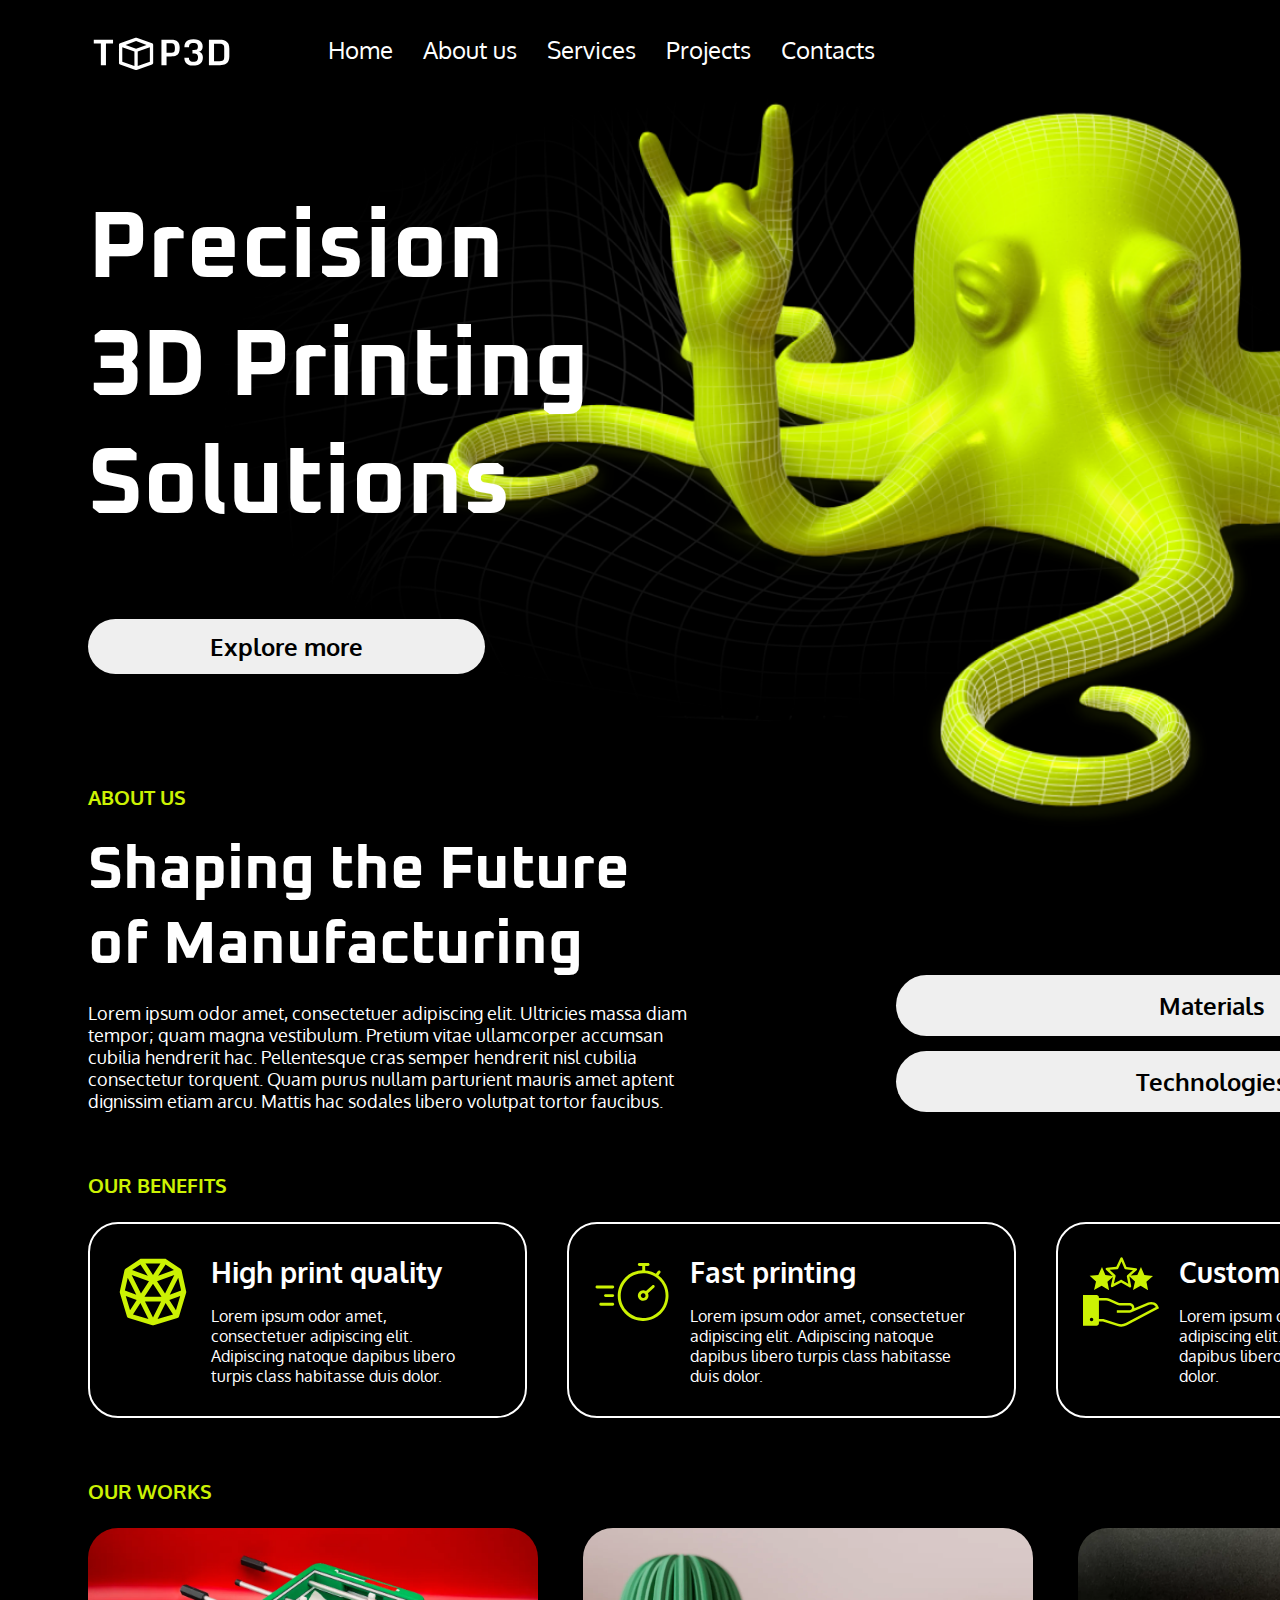
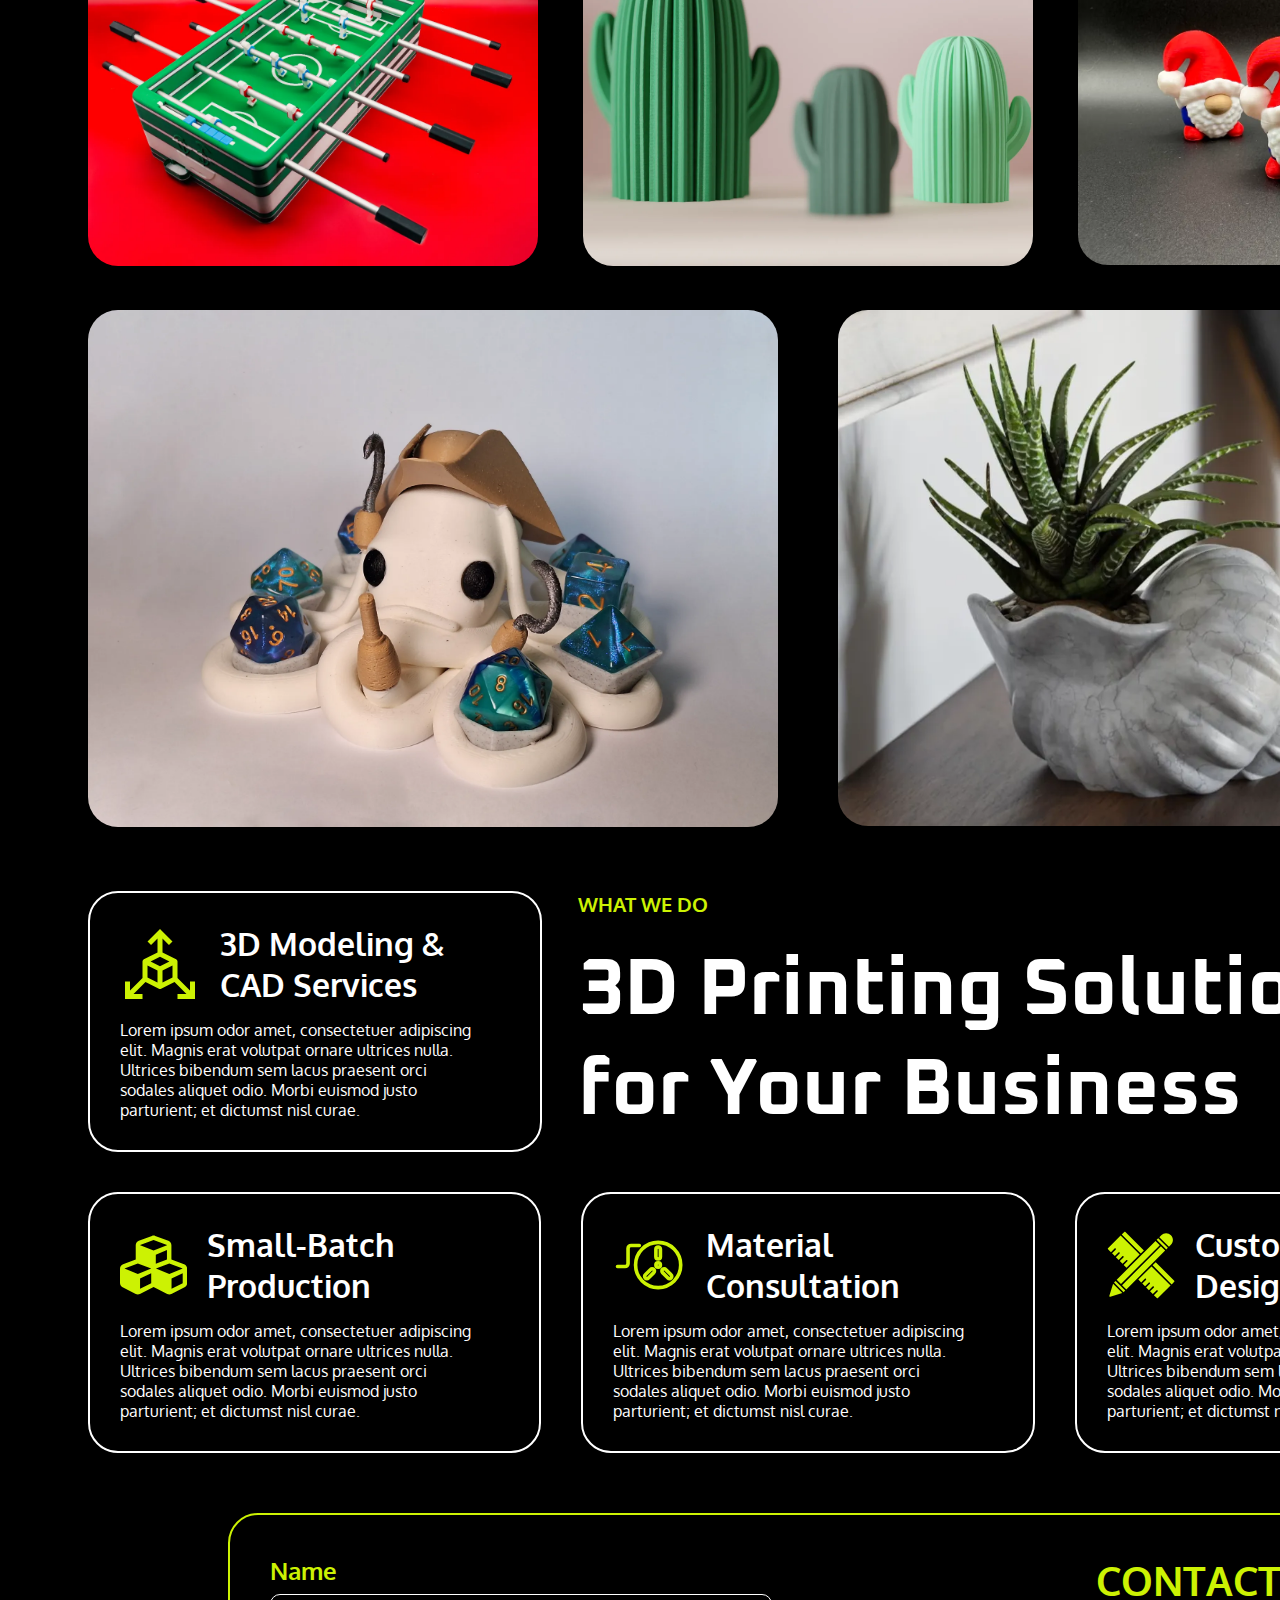
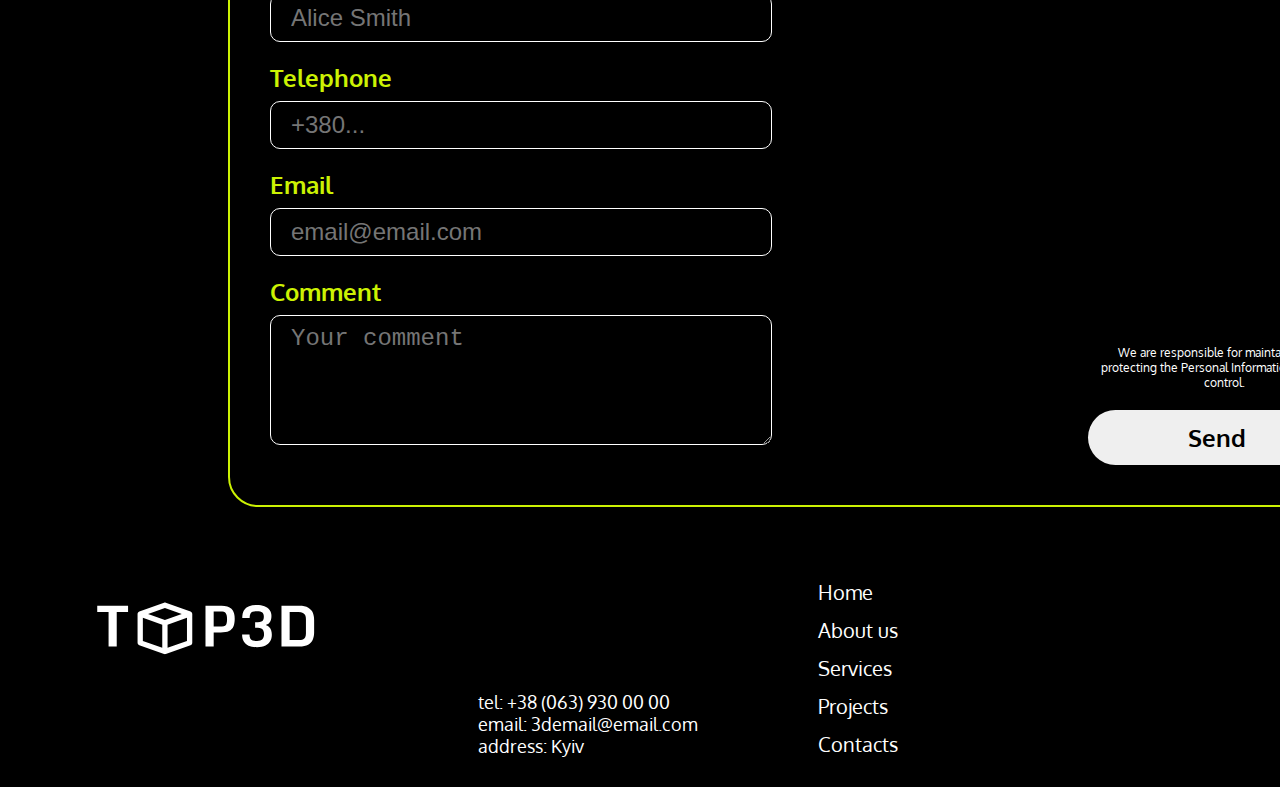
<file: index.html>
<!DOCTYPE html>
<html lang="en">
<head>
    <meta charset="UTF-8">
    <meta name="viewport" content="width=device-width, initial-scale=1.0">
    <title>Top3D</title>
    <link rel="preconnect" href="https://fonts.googleapis.com">
    <link rel="preconnect" href="https://fonts.gstatic.com" crossorigin>
    <link href="https://fonts.googleapis.com/css2?family=Oxanium:wght@200..800&family=Oxygen:wght@300;400;700&display=swap" rel="stylesheet">
    <link rel="stylesheet" href="./css/styles.css" />
</head>
<body class="page">
    <header class="header">
        <div class="container header__container">
            <div class="header__menu">
                <a class="link" chref="./index.html">
                    <svg id="logo" class="navigation__logo" width="150" height="50">
                        <use href="./img/svg/symbol-defs.svg#icon-logo"></use>
                    </svg>
                </a>
                <nav class="navigation">
                    <ul class="list navigation__list">
                        <li class="navigation__item"><a class="link navigation__link" href="./index.html">Home</a></li>
                        <li class="navigation__item"><a class="link navigation__link" href="./logic.html">About us</a></li>
                        <li class="navigation__item"><a class="link navigation__link" href="#services">Services</a></li>
                        <li class="navigation__item"><a class="link navigation__link" href="#works">Projects</a></li>
                        <li class="navigation__item"><a class="link navigation__link" href="#contact_us">Contacts</a></li>
                    </ul>
                </nav>
            </div>
            <div class="socials">
                <uL class="list socials__list">
                    <li class="socials__item">
                        <a class="link socials__link" href="">
                            <svg width="20" height="20" >
                                <use href="./img/svg/symbol-defs.svg#icon-instagram"></use>
                            </svg>
                        </a>
                    </li>
                    <li class="socials__item">
                        <a class="link socials__link" href="">
                            <svg width="20" height="20">
                                <use href="./img/svg/symbol-defs.svg#icon-telegram"></use>
                            </svg>
                        </a>
                    </li>
                    <li class="socials__item">
                        <a class="link socials__link" href="">
                            <svg width="20" height="20">
                                <use href="./img/svg/symbol-defs.svg#icon-facebook"></use>
                            </svg>
                        </a>
                    </li>
                </uL>
            </div>
        </div>
    </header>
    <main>
        <section class="hero">
            <div class="container hero__container">
                <h1 class="hero__title">Precision <br> 3D Printing <br> Solutions</h1>
                <button class="btn hero__btn" type="button">Explore more</button>
            </div>
            <img class="hero__img" src="./img/images/octopus.png" alt="Octopus" width="1150">
        </section>
        <section class="section about" id="about_us">
            <div class="container about__container">
                <div class="about__description">
                    <div class="about__main">
                        <h2 class="section-title">About us</h2>
                        <h3 class="about__title">Shaping the Future <br> of Manufacturing</h3>
                        <p class="about__text">Lorem ipsum odor amet, consectetuer adipiscing elit. Ultricies massa diam tempor; quam magna vestibulum. Pretium vitae
                        ullamcorper accumsan cubilia hendrerit hac. Pellentesque cras semper hendrerit nisl cubilia consectetur torquent. Quam
                        purus nullam parturient mauris amet aptent dignissim etiam arcu. Mattis hac sodales libero volutpat tortor faucibus.</p>
                    </div>
                    <div class="about__buttons">
                        <button class="btn about__btn" type="button">Materials</button>
                        <button class="btn about__btn" type="button">Technologies</button>
                    </div>
                </div>
                <div class="benefits">
                    <h2 class="section-title">Our benefits</h2>
                    <ul class="list benefits__list">
                        <li class="benefits__item">
                            <div class="benefits__icon">
                                <svg width="76" height="76">
                                    <use href="./img/svg/symbol-defs.svg#icon-about_us_1" fill="#CCF203"></use>
                                </svg>
                            </div>
                            <div class="benefits__description">
                                <h4 class="benefits__title">High print quality</h4>
                                <p class="benefits__text">Lorem ipsum odor amet, consectetuer adipiscing elit. Adipiscing natoque dapibus libero turpis class habitasse duis
                                dolor.</p>
                            </div>
                        </li>
                        <li class="benefits__item">
                            <div class="benefits__icon">
                                <svg class="benefits__icon" width="76" height="76">
                                    <use href="./img/svg/symbol-defs.svg#icon-about_us_2" fill="#CCF203"></use>
                                </svg>
                            </div>
                            <div class="benefits__description">
                                <h4 class="benefits__title">Fast printing</h4>
                                <p class="benefits__text">Lorem ipsum odor amet, consectetuer adipiscing elit. Adipiscing natoque dapibus libero turpis class habitasse duis
                                dolor.</p>
                            </div>
                        </li>
                        <li class="benefits__item">
                            <div class="benefits__icon">
                                <svg class="benefits__icon" width="76" height="76">
                                    <use href="./img/svg/symbol-defs.svg#icon-about_us_3" fill="#CCF203"></use>
                                </svg>
                            </div>
                            <div class="benefits__description">
                                <h4 class="benefits__title">Customer service</h4>
                                <p class="benefits__text">Lorem ipsum odor amet, consectetuer adipiscing elit. Adipiscing natoque dapibus libero turpis class habitasse duis
                                dolor.</p>
                            </div>
                        </li>
                    </ul>
                </div>
            </div>
        </section>
        <section class="section" id="works">
            <div class="container">
                <h2 class="section-title">Our works</h2>
                <ul class="list works__list">
                    <li class="works__item"><img class="works__img" src="./img/images/2024-10-29_0c64e9528820f.webp" alt="3D Table Football" width="450"></li>
                    <li class="works__item"><img class="works__img" src="./img/images/2024-11-07_ce8e38e158c6.webp" alt="3D Cactus" width="450"></li>
                    <li class="works__item"><img class="works__img" src="./img/images/2024-11-08_84ce058e50895.webp" alt="3D Santa Claus" width="450"></li>
                    <li class="works__item"><img class="works__img" src="./img/images/2024-11-07_cf0e8cd7d54828.webp" alt="3D Octopus" width="690"></li>
                    <li class="works__item"><img class="works__img" src="./img/images/2024-11-09_6f2162583973.webp" alt="3D Plant Pot" width="690"></li>
                </ul>
            </div>
        </section>
        <section class="section" id="services">
            <div class="container activity__container">
                <div class="activity__headline">
                    <h2 class="section-title">What we do</h2>
                    <h3 class="activity__title">3D Printing Solutions <br> for Your Business</h3>
                </div>
                <div class="activity__activities">
                    <ul class="list activity__list">
                        <li class="activity__item">
                            <div class="activity__service">
                                <svg class="activity__icon" width="80" height="80">
                                    <use href="./img/svg/symbol-defs.svg#icon-what_do_1" fill="#CCF203"></use>
                                </svg>
                                <h4 class="activity__name">3D Modeling & <br> CAD Services</h4>
                            </div>
                            <p class="activity__desc">Lorem ipsum odor amet, consectetuer adipiscing elit. Magnis erat volutpat ornare ultrices nulla. Ultrices bibendum sem lacus praesent orci sodales aliquet odio. Morbi euismod justo parturient; et dictumst nisl curae.</p>
                        </li>
                        <li class="activity__item">
                            <div class="activity__service">
                                <svg class="activity__icon" width="80" height="80">
                                    <use href="./img/svg/symbol-defs.svg#icon-what_do_2" fill="#CCF203"></use>
                                </svg>
                                <h4 class="activity__name">Small-Batch Production</h4>
                            </div>
                            <p class="activity__desc">Lorem ipsum odor amet, consectetuer adipiscing elit. Magnis erat volutpat ornare ultrices nulla. Ultrices bibendum sem lacus praesent orci sodales aliquet odio. Morbi euismod justo parturient; et dictumst nisl curae.</p>
                        </li>
                        <li class="activity__item">
                            <div class="activity__service">
                                <svg class="activity__icon" width="80" height="80">
                                    <use href="./img/svg/symbol-defs.svg#icon-what_do_3" fill="#CCF203"></use>
                                </svg>
                                <h4 class="activity__name">Material Consultation</h4>
                            </div>
                            <p class="activity__desc">Lorem ipsum odor amet, consectetuer adipiscing elit. Magnis erat volutpat ornare ultrices nulla. Ultrices bibendum sem lacus praesent orci sodales aliquet odio. Morbi euismod justo parturient; et dictumst nisl curae.</p>
                        </li>
                        <li class="activity__item">
                            <div class="activity__service">
                                <svg class="activity__icon" width="80" height="80">
                                    <use href="./img/svg/symbol-defs.svg#icon-what_do_4" fill="#CCF203"></use>
                                </svg>
                                <h4 class="activity__name">Custom Product Design</h4>
                            </div>
                            <p class="activity__desc">Lorem ipsum odor amet, consectetuer adipiscing elit. Magnis erat volutpat ornare ultrices nulla. Ultrices bibendum sem lacus praesent orci sodales aliquet odio. Morbi euismod justo parturient; et dictumst nisl curae.</p>
                        </li>
                    </ul>
                </div>
            </div>
        </section>
        <section class="section" id="contact_us">
            <div class="container contacts__container">
                <div class="contacts__info">
                    <div class="contacts__headline">
                        <h3 class="contacts__title">Contact us</h3>
                        <p class="contacts__desc">We are responsible for maintaining and protecting the Personal Information under our control.</p>
                    </div>
                    <form class="contacts__form" action="">
                        <ul class="list contacts__list">
                            <li class="contacts__item">
                                <label class="contacts__label" for="user-name">Name</label>
                                <input class="contacts_input" type="text" id="user-name" name="user-name" placeholder="Alice Smith">
                            </li>
                            <li class="contacts__item">
                                <label class="contacts__label" for="user-phone">Telephone</label>
                                <input class="contacts_input" type="tel" id="user-phone" name="user-phone" placeholder="+380...">
                            </li>
                            <li class="contacts__item">
                                <label class="contacts__label" for="user-email">Email</label>
                                <input class="contacts_input" type="email" id="user-email" name="user-email" placeholder="email@email.com">
                            </li>
                            <li class="contacts__item">
                                <label class="contacts__label" for="user-comment">Comment</label>
                                <textarea class="contacts_input" id="user-comment" name="user-comment" placeholder="Your comment" id="textarea"></textarea>
                            </li>
                        </ul>
                        <button class="btn contacts__button" type="submit">Send</button>
                    </form>
                </div>
            </div>
        </section>
    </main>
    <footer class="container">
        <div class="footer__container">
            <div class="footer__main">
                <a class="link footer__main-link" chref="./index.html">
                    <svg class="footer__logo" width="240" height="80">
                        <use href="./img/svg/symbol-defs.svg#icon-logo"></use>
                    </svg>
                </a>
                <div class="footer__contacts">
                    <ul class="list footer__list">
                        <li>tel: +38 (063) 930 00 00</li>
                        <li>email: 3demail@email.com</li>
                        <li>address: Kyiv</li>
                    </ul>
                    <nav>
                        <ul class="list footer__navigation">
                            <li class="footer__nav-item"><a class="link footer__link" href="/index.html">Home</a></li>
                            <li class="footer__nav-item"><a class="link footer__link" href="./logic.html">About us</a></li>
                            <li class="footer__nav-item"><a class="link footer__link" href="#services">Services</a></li>
                            <li class="footer__nav-item"><a class="link footer__link" href="#works">Projects</a></li>
                            <li class="footer__nav-item"><a class="link footer__link" href="#contact_us">Contacts</a></li>
                        </ul>
                    </nav>
                </div>
            </div>
            <div class="footer__socials">
                <uL class="list footer__socials">
                    <li class="footer__socials-item">
                        <a class="link footer__socials-link" href="">
                            <svg width="38" height="38">
                                <use href="./img/svg/symbol-defs.svg#icon-instagram"></use>
                            </svg>
                        </a>
                    </li>
                    <li class="footer__socials-item">
                        <a class="link footer__socials-link" href="">
                            <svg width="38" height="38">
                                <use href="./img/svg/symbol-defs.svg#icon-telegram"></use>
                            </svg>
                        </a>
                    </li>
                    <li class="footer__socials-item">
                        <a class="link footer__socials-link" href="">
                            <svg width="38" height="38">
                                <use href="./img/svg/symbol-defs.svg#icon-facebook"></use>
                            </svg>
                        </a>
                    </li>
                </uL>
            </div>
        </div>
    </footer>
</body>
</html>
</file>
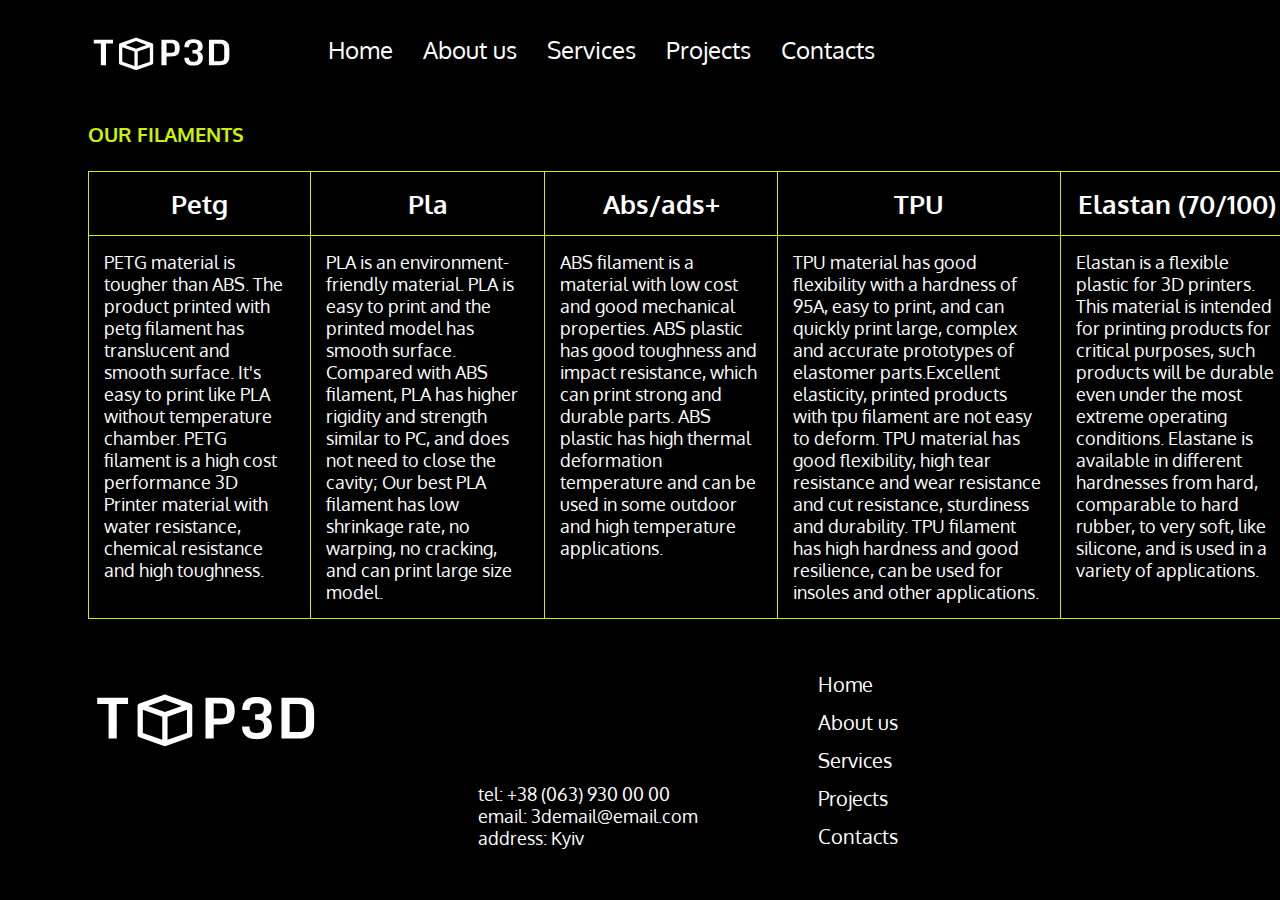
<file: logic.html>
<!DOCTYPE html>
<html lang="en">

<head>
    <meta charset="UTF-8">
    <meta name="viewport" content="width=device-width, initial-scale=1.0">
    <title>Top3D</title>
    <link rel="preconnect" href="https://fonts.googleapis.com">
    <link rel="preconnect" href="https://fonts.gstatic.com" crossorigin>
    <link
        href="https://fonts.googleapis.com/css2?family=Oxanium:wght@200..800&family=Oxygen:wght@300;400;700&display=swap"
        rel="stylesheet">
    <link rel="stylesheet" href="./css/styles.css" />
</head>

<body class="page">
    <header class="header">
        <div class="container header__container">
            <div class="header__menu">
                <a class="link" chref="./index.html">
                    <svg id="logo" class="navigation__logo" width="150" height="50">
                        <use href="./img/svg/symbol-defs.svg#icon-logo"></use>
                    </svg>
                </a>
                <nav class="navigation">
                    <ul class="list navigation__list">
                        <li class="navigation__item"><a class="link navigation__link" href="./index.html">Home</a></li>
                        <li class="navigation__item"><a class="link navigation__link" href="./logic.html">About us</a>
                        </li>
                        <li class="navigation__item"><a class="link navigation__link" href="#services">Services</a></li>
                        <li class="navigation__item"><a class="link navigation__link" href="#works">Projects</a></li>
                        <li class="navigation__item"><a class="link navigation__link" href="#contact_us">Contacts</a>
                        </li>
                    </ul>
                </nav>
            </div>
            <div class="socials">
                <uL class="list socials__list">
                    <li class="socials__item">
                        <a class="link socials__link" href="">
                            <svg width="20" height="20">
                                <use href="./img/svg/symbol-defs.svg#icon-instagram"></use>
                            </svg>
                        </a>
                    </li>
                    <li class="socials__item">
                        <a class="link socials__link" href="">
                            <svg width="20" height="20">
                                <use href="./img/svg/symbol-defs.svg#icon-telegram"></use>
                            </svg>
                        </a>
                    </li>
                    <li class="socials__item">
                        <a class="link socials__link" href="">
                            <svg width="20" height="20">
                                <use href="./img/svg/symbol-defs.svg#icon-facebook"></use>
                            </svg>
                        </a>
                    </li>
                </uL>
            </div>
        </div>
    </header>
    <main>
        <section>
            <div class="container filaments__section">
                <h1 class="section-title">Our filaments</h1>
                <table class="section__table">
                    <tr>
                        <th>Petg</th>
                        <th>Pla</th>
                        <th>Abs/ads+</th>
                        <th>TPU</th>
                        <th>Elastan (70/100)</th>
                        <th>Nylon</th>
                    </tr>
                    <tr>
                        <td>PETG material is tougher than ABS. The product printed with petg filament has translucent and smooth surface. It's easy to print like PLA without temperature chamber. PETG filament is a high cost performance 3D Printer material with water resistance, chemical resistance and high toughness.</td>
                        <td>PLA is an environment-friendly material. PLA is easy to print and the printed model has smooth surface. Compared with ABS filament, PLA has higher rigidity and strength similar to PC, and does not need to close the cavity; Our best PLA filament has low shrinkage rate, no warping, no cracking, and can print large size model.</td>
                        <td>ABS filament is a material with low cost and good mechanical properties. ABS plastic has good toughness and impact resistance, which can print strong and durable parts. ABS plastic has high thermal deformation temperature and can be used in some outdoor and high temperature applications.</td>
                        <td>TPU material has good flexibility with a hardness of 95A, easy to print, and can quickly print large, complex and accurate prototypes of elastomer parts.Excellent elasticity, printed products with tpu filament are not easy to deform. TPU material has good flexibility, high tear resistance and wear resistance and cut resistance, sturdiness and durability. TPU filament has high hardness and good resilience, can be used for insoles and other applications.</td>
                        <td>Elastan is a flexible plastic for 3D printers. This material is intended for printing products for critical purposes, such products will be durable even under the most extreme operating conditions. Elastane is available in different hardnesses from hard, comparable to hard rubber, to very soft, like silicone, and is used in a variety of applications.</td>
                        <td>Nylon filament, is semi-flexible and its behavior derives from a semicrystalline structure, which imparts strength and durability, best suited for the most demanding technical applications, within 3D printing. A low coefficient of friction allows for short-term use in contact with moving parts.</td>
                    </tr>
                </table>
            </div>
        </section>
    </main>
    <footer class="container footer">
        <div class="footer__container">
            <div class="footer__main">
                <a class="link" chref="./index.html">
                    <svg class="footer__logo" width="240" height="80">
                        <use href="./img/svg/symbol-defs.svg#icon-logo"></use>
                    </svg>
                </a>
                <div class="footer__contacts">
                    <ul class="list footer__list">
                        <li>tel: +38 (063) 930 00 00</li>
                        <li>email: 3demail@email.com</li>
                        <li>address: Kyiv</li>
                    </ul>
                    <nav>
                        <ul class="list footer__navigation">
                            <li class="footer__nav-item"><a class="link footer__link" href="/index.html">Home</a></li>
                            <li class="footer__nav-item"><a class="link footer__link" href="./logic.html">About us</a></li>
                            <li class="footer__nav-item"><a class="link footer__link" href="#services">Services</a></li>
                            <li class="footer__nav-item"><a class="link footer__link" href="#works">Projects</a></li>
                            <li class="footer__nav-item"><a class="link footer__link" href="#contact_us">Contacts</a>
                            </li>
                        </ul>
                    </nav>
                </div>
            </div>
            <div class="footer__socials">
                <uL class="list footer__socials">
                    <li class="footer__socials-item">
                        <a class="link footer__socials-link" href="">
                            <svg width="38" height="38">
                                <use href="./img/svg/symbol-defs.svg#icon-instagram"></use>
                            </svg>
                        </a>
                    </li>
                    <li class="footer__socials-item">
                        <a class="link footer__socials-link" href="">
                            <svg width="38" height="38">
                                <use href="./img/svg/symbol-defs.svg#icon-telegram"></use>
                            </svg>
                        </a>
                    </li>
                    <li class="footer__socials-item">
                        <a class="link footer__socials-link" href="">
                            <svg width="38" height="38">
                                <use href="./img/svg/symbol-defs.svg#icon-facebook"></use>
                            </svg>
                        </a>
                    </li>
                </uL>
            </div>
        </div>
    </footer>
</body>

</html>
</file>
<file: css/styles.css>
:root {
    --title-font: 'Oxanium', sans-serif;
    --page-font: 'Oxygen', sans-serif;
    --main-text-color: #FFFFFF;
    --accent-color: #CCF203;
    --second-color: #000000;
    --hover-color: #DFFD40;
    --primary-bg-color: #000000;
    --anim: 250ms cubic-bezier(0.4, 0, 0.2, 1);
}

/* Common styles */
h1,
h2,
h3,
h4,
h5,
h6,
p,
ul,
div {
    margin: 0;
    padding: 0;
}

*[type="button"]:hover,
*[type="button"]:focus,
*[type="submit"]:hover,
*[type="submit"]:focus {
    background-color: var(--hover-color);
    cursor: pointer;
}


.img {
    display: block;
    max-width: 100%;
    height: auto;
    margin: 0;
}

.container {
    width: 1440px;
    padding-right: 80px;
    padding-left: 80px;
    margin-right: auto;
    margin-left: auto;
}

.section {
    padding-top: 60px;
}

.page {
    font-family: var(--page-font);
    font-style: normal;
    font-weight: 400;
    font-size: 16px;
    color: var(--main-text-color);

    background-color: var(--primary-bg-color);
}

.list {
    list-style: none;
    padding: 0;
    margin: 0;
}

.link {
    text-decoration: none;
    font-style: normal;
}

.btn {
    font-family: var(--page-font);
    cursor: pointer;
    border-style: none;
    border-radius: 4px;
}

.header {
    position: relative; 
    z-index: 10;
}

.header__container {
    display: flex;
    align-items: center;
    justify-content: space-between;
}

.header__menu {
    display: flex;
    align-items: center;
}

#logo {
    fill: var(--main-text-color)
}

.navigation__list {
    display: flex;
    margin-left: 90px;
}

.navigation__item {
    padding-top: 26px;
    padding-bottom: 26px;

    font-size: 24px;

    transition: color var(--anim);
}

.navigation__item:not(:last-child) {
    margin-right: 30px;
}

.navigation__link {
    color: var(--main-text-color);
}

.navigation__link:hover, 
.navigation__link:focus {
    color: var(--hover-color);
}

.socials__list {
    display: flex;
}

.socials__list > li:not(:last-child) {
    margin-right: 20px;
}

.socials__link {
    display: flex;
    align-items: center;
    justify-content: center;
    width: 34px;
    height: 34px;
    color: var(--second-color);
    background-color: var(--main-text-color);
    border-radius: 50%;

    transition: background-color var(--anim);
}

.socials__link:hover,
.socials__link:focus {
    background-color: var(--hover-color);
    cursor: pointer;
}


.hero {
    position: relative;
    display: flex;
    background-image: url(../img/images/Background.png);
    background-repeat: no-repeat;
    background-size: cover;
    max-width: 1600px;
    margin-left: auto;
    margin-right: auto;
    background-color: var(--second-color);

    min-height: 600px;
    z-index: 1; 
}

.hero__container {
    position: relative;
    padding-top: 100px;
    padding-bottom: 50px;
    z-index: 1; 
}

.hero__title {
    font-family: var(--title-font);
    font-weight: 700;
    font-size: 94px;

    margin-bottom: 74px;
}

.hero__btn {
    font-weight: 700;
    font-size: 24px;
    padding: 12px 122px;
    border-radius: 50px;

    transition: background-color var(--anim);
}

.hero__btn:hover,
.hero__btn:focus {
    background-color: var(--hover-color);
    cursor: pointer;
}


.hero__img {
    position: absolute;
    left: 25%;
    top: -15%;
    z-index: 0;
}

.section-title {
    font-weight: 700;
    font-size: 20px;
    color: var(--accent-color);
    text-transform: uppercase;

    margin-bottom: 24px;
}

.about__description {
    display: flex;
    align-items: end;
    justify-content: space-between;
    margin-bottom: 60px;
}

.about__main {
    margin-right: 77px;
}

.about__title {
    font-family: var(--title-font);
    font-weight: 700;
    font-size: 60px;
    margin-bottom: 18px;
}

.about__text {
    font-size: 18px;
    max-width: 600px;
}

.about__buttons {
    display: flex;
    flex-direction: column;
}

.about__btn {
    padding: 15px 240px;
    font-weight: 700;
    font-size: 24px;
    border-radius: 50px;
    transition: background-color var(--anim);
}

.about__btn:not(:last-child) {
    margin-bottom: 15px;
}

.benefits__list {
    display: grid;
    grid-template-columns: auto auto auto;
    gap: 40px;
}

.benefits__item {
    display: flex;
    max-width: 400px;
    border: 2px solid var(--main-text-color);
    border-radius: 30px;
    padding: 30px 45px 30px 25px;
}

.benefits__icon {
    width: 76px;
    height: 76px;
    margin-right: 20px;
    align-items: flex-start;
}

.benefits__title {
    font-weight: 700;
    font-size: 28px;
    margin-bottom: 16px;
}

.works__list {
    display: flex;
    flex-wrap: wrap;
    gap: 40px;
    justify-content: space-between
}

.works__img {
    border-radius: 30px;
}

.activity__container {
    position: relative;
}

.activity__headline {
    position: absolute;
    left: 570px;
    max-width: 840px;
}

.activity__title {
    font-family: var(--title-font);
    font-weight: 700;
    font-size: 80px;
}

.activity__list{
    display: grid;
    grid-template-columns: repeat(3, 1fr);
    gap: 40px;
}


.activity__item {
    display: flex;
    flex-direction: column;
    border: 2px solid var(--main-text-color);
    border-radius: 30px;
    padding: 30px;
}

.activity__item:nth-child(1) {
    max-width: 390px;
    grid-column: 1 / -1; 
}

.activity__item:nth-child(n+2) {
    grid-column: span 1;
}

.activity__service {
    display: flex;
    align-items: center;
    margin-bottom: 15px;
}

.activity__icon {
    width: 80px;
    height: 80px;
    margin-right: 20px;
}

.activity__name {
    font-weight: 700;
    font-size: 32px;
}

.activity__desc {
    max-width: 356px;
}

.contacts__container {
    position: relative;
    margin-bottom: 50px;
}

.contacts__info {
    border: 2px solid var(--accent-color);
    border-radius: 30px;
    padding: 40px;
    margin-left: 140px;
    margin-right: 140px;
}

.contacts__headline {
    position: absolute;
    left: 68%;
    display: flex;
    flex-direction: column;
}

.contacts__title {
    font-weight: 700;
    font-size: 40px;
    color: var(--accent-color);
    text-transform: uppercase;

    margin-bottom: 340px;
}

.contacts__desc {
    width: 256px;
    text-align: center;
    font-size: 12px;
}

.contacts__form {
    display: flex;
    justify-content: space-between;
    align-items: flex-end;
    width: 100%;

    font-size: 24px;
}

.contacts__list {
    display: flex;
    flex-direction: column;
}

.contacts__item {
    display: flex;
    flex-direction: column;
}

.contacts__label {
    font-weight: 700;
    color: var(--accent-color);
    margin-bottom: 8px;
}

.contacts_input {
    min-width: 460px;
    padding: 9px 20px;
    background-color: transparent;
    border: 1px solid var(--main-text-color);
    border-radius: 10px;
    margin-bottom: 20px;

    font-size: 24px;
    color: var(--main-text-color);
}

.contacts_input:hover, 
.contacts_input:focus {
    outline: transparent;
    border-width: 2px;
    border-color: var(--accent-color);
}

.contacts__button {
    padding: 12px 100px;
    border-radius: 50px;

    font-weight: 700;
    font-size: 24px;

    transition: background-color var(--anim);
}

.contacts__item textarea {
    height: 110px;
}

.footer__container {
    display: flex;
    justify-content: space-between;
    padding-top: 22px;
    padding-bottom: 22px;
}

.footer__main {
    display: flex;
    align-content: flex-start;
    justify-content: space-between;
}

.footer__main-link {
    text-align: left;
}

.footer__logo {
    fill: var(--main-text-color);
    margin-right: 150px;
}

.footer__contacts {
    display: flex;
    align-items:flex-end;
    gap: 120px;
}

.footer__list {
    font-size: 18px;
}

.footer__navigation {
    display: flex;
    flex-direction: column;
    gap: 12px;
    font-size: 20px;
}

.footer__link {
    color: var(--main-text-color);
}

.footer__socials {
    display: flex;
    align-items: flex-end;
}

.footer__socials-item:not(:last-child) {
    margin-right: 22px;
}

.footer__socials-link {
    display: flex;
    align-items: center;
    justify-content: center;
    width: 64px;
    height: 64px;
    color: var(--second-color);
    background-color: var(--main-text-color);
    border-radius: 50%;

    transition: background-color var(--anim);
}

.footer__socials-link:hover,
.footer__socials-link:focus {
    background-color: var(--hover-color);
    cursor: pointer;
}

.footer {
    flex-grow: 0;
    flex-shrink: 0;
    justify-content: space-between;
}

.footer__container {
    width: 100%;
}

table, th, td {
    border: 1px solid var(--accent-color);
    border-collapse: collapse;
    padding: 15px;
}

th {
    text-align: center;
    font-size: 26px;
    font-weight: 700;
}

td {
    font-size: 18px;
    text-align: left;
    vertical-align: top;
}

.section__table {
    margin-bottom: 30px;
}

.filaments__section {
    margin-top: 30px;
}
</file>
